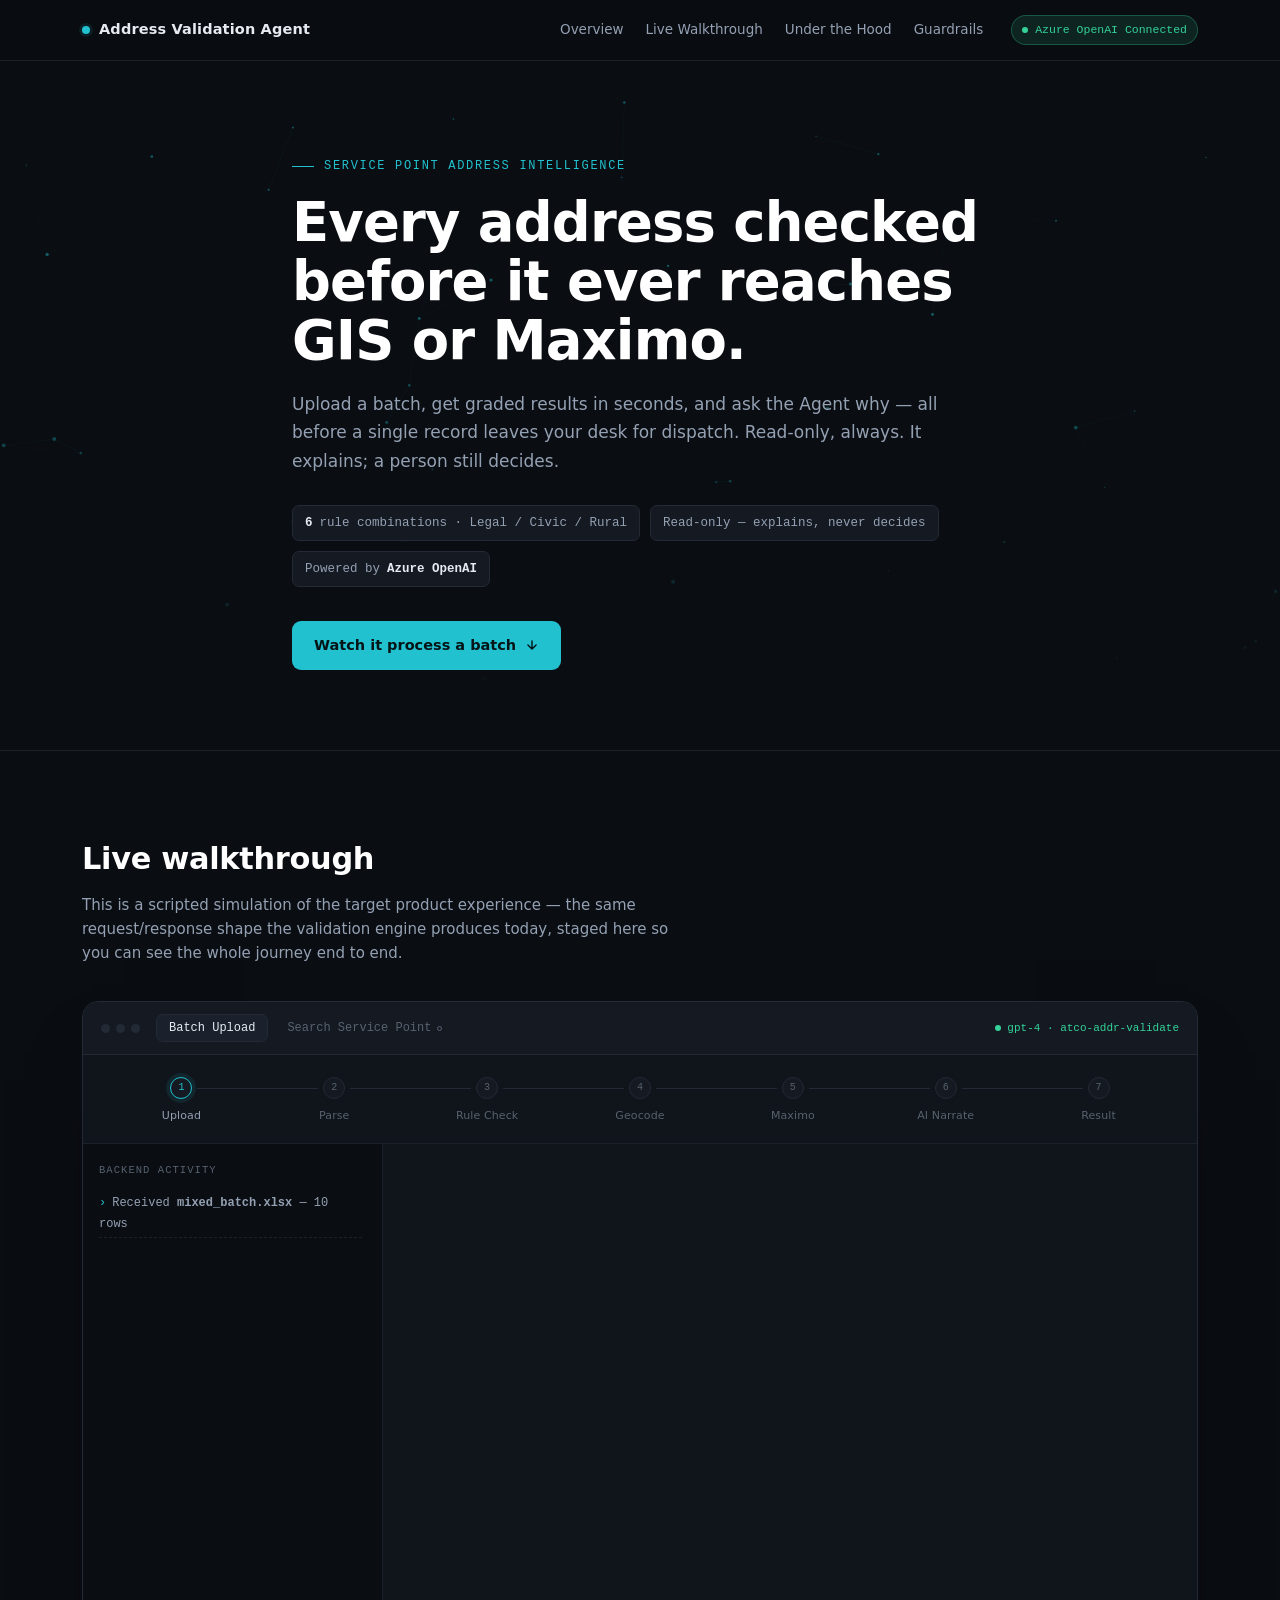
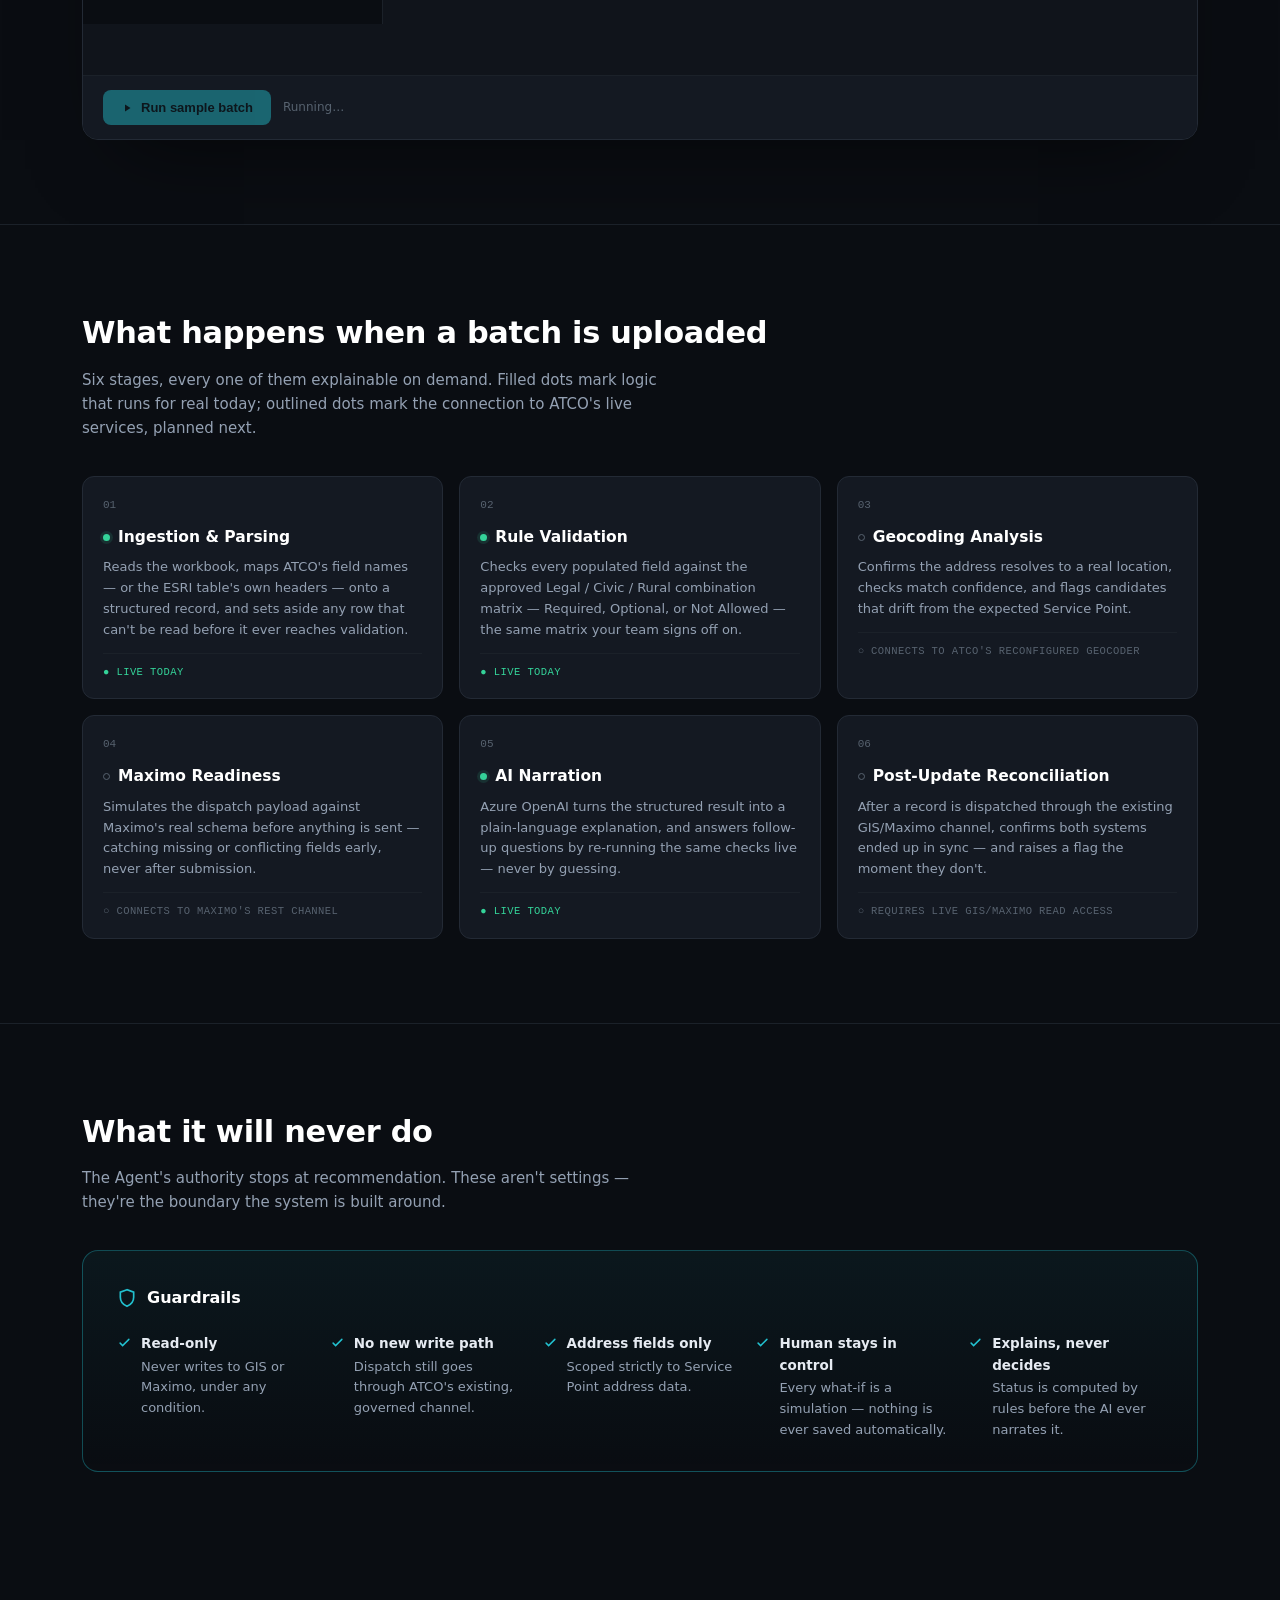
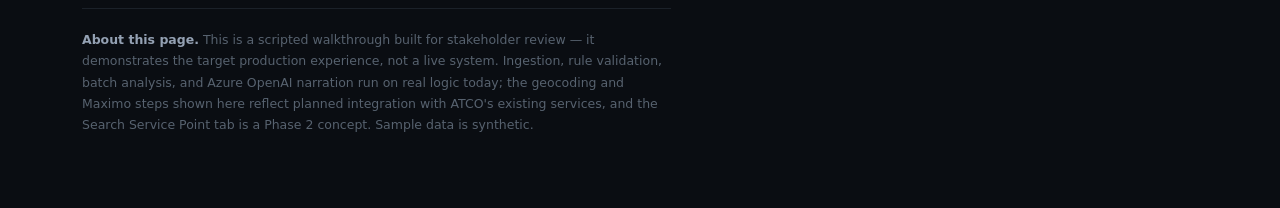
<file: PRODUCT_VISION.html>
<!DOCTYPE html>
<html lang="en">
<head>
<meta charset="UTF-8">
<meta name="viewport" content="width=device-width, initial-scale=1.0">
<title>Address Validation Agent — Product Vision Walkthrough</title>
<style>
  :root {
    --bg: #0a0d12;
    --bg-elevated: #10141b;
    --panel: #141922;
    --panel-2: #1a212c;
    --panel-3: #1f2733;
    --border: #232a35;
    --border-soft: #1b2129;
    --text: #e6ebf2;
    --text-dim: #94a1b3;
    --text-faint: #57626f;
    --accent: #22c1cf;
    --accent-dim: #0f7480;
    --accent-bg: rgba(34, 193, 207, 0.10);
    --accent-border: rgba(34, 193, 207, 0.35);
    --green: #34d399;
    --green-bg: rgba(52, 211, 153, 0.12);
    --green-border: rgba(52, 211, 153, 0.3);
    --amber: #f5b942;
    --amber-bg: rgba(245, 185, 66, 0.12);
    --amber-border: rgba(245, 185, 66, 0.3);
    --red: #f87171;
    --red-bg: rgba(248, 113, 113, 0.12);
    --red-border: rgba(248, 113, 113, 0.3);

    --font-display: 'Archivo', 'Avenir Next', 'Segoe UI Semibold', ui-sans-serif, system-ui, sans-serif;
    --font-body: -apple-system, 'Segoe UI', Roboto, ui-sans-serif, system-ui, sans-serif;
    --font-mono: ui-monospace, 'Cascadia Mono', 'SFMono-Regular', Consolas, monospace;

    font: 16px/1.6 var(--font-body);
    color: var(--text);
    background: var(--bg);
    color-scheme: dark;
  }

  * { box-sizing: border-box; }
  html { background: var(--bg); }
  body {
    margin: 0;
    background: var(--bg);
    color: var(--text);
    min-height: 100vh;
  }
  ::selection { background: var(--accent-bg); color: var(--text); }

  a { color: inherit; }

  .wrap {
    max-width: 1180px;
    margin: 0 auto;
    padding: 0 32px;
  }
  @media (max-width: 720px) {
    .wrap { padding: 0 18px; }
  }

  /* ---------- Nav ---------- */
  .nav {
    position: sticky;
    top: 0;
    z-index: 50;
    background: rgba(10, 13, 18, 0.82);
    backdrop-filter: blur(10px);
    border-bottom: 1px solid var(--border-soft);
  }
  .nav-inner {
    display: flex;
    align-items: center;
    gap: 28px;
    height: 60px;
  }
  .nav-mark {
    display: flex;
    align-items: center;
    gap: 9px;
    font-family: var(--font-display);
    font-weight: 700;
    font-size: 14.5px;
    letter-spacing: 0.01em;
    margin-right: auto;
  }
  .nav-mark .dot {
    width: 8px; height: 8px; border-radius: 50%;
    background: var(--accent);
    box-shadow: 0 0 0 3px var(--accent-bg);
  }
  .nav-links {
    display: flex;
    gap: 22px;
    font-size: 13.5px;
    color: var(--text-dim);
  }
  .nav-links a { text-decoration: none; }
  .nav-links a:hover { color: var(--text); }
  .nav-status {
    display: flex;
    align-items: center;
    gap: 7px;
    font-family: var(--font-mono);
    font-size: 11.5px;
    color: var(--green);
    border: 1px solid var(--green-border);
    background: var(--green-bg);
    padding: 5px 10px;
    border-radius: 999px;
  }
  .nav-status .pulse {
    width: 6px; height: 6px; border-radius: 50%;
    background: var(--green);
    animation: pulse 2.2s ease-in-out infinite;
  }
  @media (max-width: 720px) {
    .nav-links { display: none; }
  }

  @keyframes pulse {
    0%, 100% { opacity: 1; transform: scale(1); }
    50% { opacity: 0.4; transform: scale(0.75); }
  }

  /* ---------- Hero ---------- */
  .hero {
    position: relative;
    padding: 96px 0 80px;
    overflow: hidden;
    background: var(--bg);
    border-bottom: 1px solid var(--border-soft);
  }
  #hero-canvas {
    position: absolute;
    inset: 0;
    width: 100%;
    height: 100%;
    opacity: 0.55;
    mask-image: linear-gradient(to bottom, black 40%, transparent 95%);
  }
  .hero-inner {
    position: relative;
    z-index: 2;
    max-width: 760px;
  }
  .eyebrow {
    font-family: var(--font-mono);
    font-size: 12px;
    font-weight: 500;
    letter-spacing: 0.14em;
    text-transform: uppercase;
    color: var(--accent);
    margin: 0 0 18px;
    display: flex;
    align-items: center;
    gap: 10px;
  }
  .eyebrow::before {
    content: "";
    width: 22px; height: 1px;
    background: var(--accent);
  }
  h1 {
    font-family: var(--font-display);
    font-weight: 700;
    font-size: clamp(2.1rem, 4.4vw, 3.4rem);
    line-height: 1.08;
    letter-spacing: -0.015em;
    text-wrap: balance;
    margin: 0 0 20px;
    color: #fff;
  }
  .hero-sub {
    font-size: 17px;
    line-height: 1.65;
    color: var(--text-dim);
    max-width: 60ch;
    margin: 0 0 30px;
  }
  .hero-chips {
    display: flex;
    flex-wrap: wrap;
    gap: 10px;
    margin-bottom: 34px;
  }
  .chip {
    font-family: var(--font-mono);
    font-size: 12.5px;
    color: var(--text-dim);
    border: 1px solid var(--border);
    background: var(--panel);
    padding: 7px 12px;
    border-radius: 7px;
    display: inline-flex;
    align-items: center;
    gap: 7px;
  }
  .chip b { color: var(--text); font-weight: 600; }
  .hero-cta {
    display: inline-flex;
    align-items: center;
    gap: 9px;
    background: var(--accent);
    color: #051417;
    font-weight: 700;
    font-size: 14.5px;
    padding: 13px 22px;
    border-radius: 9px;
    text-decoration: none;
    border: none;
    cursor: pointer;
    transition: transform .15s ease, box-shadow .15s ease;
    box-shadow: 0 0 0 0 rgba(34,193,207,0);
  }
  .hero-cta:hover {
    transform: translateY(-1px);
    box-shadow: 0 8px 24px -8px rgba(34,193,207,0.55);
  }
  .hero-cta svg { width: 14px; height: 14px; }

  h2 {
    font-family: var(--font-display);
    font-weight: 700;
    font-size: clamp(1.5rem, 2.6vw, 1.9rem);
    letter-spacing: -0.01em;
    color: #fff;
    margin: 0 0 10px;
    text-wrap: balance;
  }
  .section-note {
    color: var(--text-dim);
    font-size: 15px;
    max-width: 62ch;
    margin: 0 0 36px;
    line-height: 1.6;
  }
  section.block { padding: 84px 0; background: var(--bg); border-bottom: 1px solid var(--border-soft); }

  /* ---------- Simulation panel ---------- */
  .sim-frame {
    border: 1px solid var(--border);
    border-radius: 16px;
    background: var(--bg-elevated);
    overflow: hidden;
    box-shadow: 0 40px 80px -40px rgba(0,0,0,0.6);
  }
  .sim-chrome {
    display: flex;
    align-items: center;
    gap: 12px;
    padding: 12px 18px;
    background: var(--panel);
    border-bottom: 1px solid var(--border);
  }
  .sim-chrome .traffic { display: flex; gap: 6px; }
  .sim-chrome .traffic span { width: 9px; height: 9px; border-radius: 50%; background: var(--border); }
  .sim-tabs { display: flex; gap: 6px; margin-left: 4px; }
  .sim-tab {
    font-family: var(--font-mono);
    font-size: 12px;
    padding: 6px 12px;
    border-radius: 7px;
    color: var(--text-faint);
    background: transparent;
    border: 1px solid transparent;
    cursor: pointer;
  }
  .sim-tab.active {
    color: var(--text);
    background: var(--panel-2);
    border-color: var(--border);
  }
  .sim-tab .planned-dot {
    display: inline-block;
    width: 5px; height: 5px; border-radius: 50%;
    border: 1px solid var(--text-faint);
    margin-left: 6px;
  }
  .sim-status {
    margin-left: auto;
    font-family: var(--font-mono);
    font-size: 11px;
    color: var(--green);
    display: flex;
    align-items: center;
    gap: 6px;
  }
  .sim-status .pulse {
    width: 6px; height: 6px; border-radius: 50%; background: var(--green);
    animation: pulse 2.2s ease-in-out infinite;
  }

  .sim-body { position: relative; min-height: 620px; }
  .sim-pane { display: none; }
  .sim-pane.active { display: block; }

  /* --- Batch upload pane --- */
  .stepper {
    display: grid;
    grid-template-columns: repeat(7, 1fr);
    gap: 0;
    padding: 22px 22px 18px;
    border-bottom: 1px solid var(--border-soft);
  }
  .step {
    display: flex;
    flex-direction: column;
    align-items: center;
    gap: 8px;
    position: relative;
    text-align: center;
  }
  .step:not(:last-child)::after {
    content: "";
    position: absolute;
    top: 11px;
    left: calc(50% + 16px);
    width: calc(100% - 32px);
    height: 1px;
    background: var(--border);
  }
  .step.complete:not(:last-child)::after { background: var(--accent-dim); }
  .step-dot {
    width: 22px; height: 22px;
    border-radius: 50%;
    border: 1.5px solid var(--border);
    display: flex; align-items: center; justify-content: center;
    background: var(--panel);
    font-family: var(--font-mono);
    font-size: 10px;
    color: var(--text-faint);
    z-index: 1;
    transition: all .25s ease;
  }
  .step.active .step-dot {
    border-color: var(--accent);
    color: var(--accent);
    box-shadow: 0 0 0 4px var(--accent-bg);
  }
  .step.complete .step-dot {
    border-color: var(--accent-dim);
    background: var(--accent-dim);
    color: #06171a;
  }
  .step-label {
    font-size: 11px;
    color: var(--text-faint);
    letter-spacing: 0.01em;
  }
  .step.active .step-label, .step.complete .step-label { color: var(--text-dim); }
  @media (max-width: 780px) {
    .stepper { grid-template-columns: repeat(4, 1fr); row-gap: 20px; }
    .step:nth-child(4)::after { display: none; }
  }

  .sim-columns {
    display: grid;
    grid-template-columns: 300px 1fr;
    min-height: 480px;
  }
  @media (max-width: 860px) {
    .sim-columns { grid-template-columns: 1fr; }
  }

  .log-panel {
    border-right: 1px solid var(--border-soft);
    padding: 16px 16px 16px;
    background: var(--bg);
    display: flex;
    flex-direction: column;
    min-height: 0;
  }
  .log-title {
    font-family: var(--font-mono);
    font-size: 10.5px;
    text-transform: uppercase;
    letter-spacing: 0.1em;
    color: var(--text-faint);
    margin: 2px 0 12px;
  }
  .log-feed {
    font-family: var(--font-mono);
    font-size: 12px;
    line-height: 1.75;
    color: var(--text-dim);
    overflow-y: auto;
    max-height: 460px;
    padding-right: 4px;
  }
  .log-feed .line {
    opacity: 0;
    transform: translateY(4px);
    animation: rise .35s ease forwards;
    padding: 2px 0;
    border-bottom: 1px dashed var(--border-soft);
  }
  .log-feed .line .tag {
    color: var(--accent);
    margin-right: 6px;
  }
  .log-feed .line.red .tag { color: var(--red); }
  .log-feed .line.amber .tag { color: var(--amber); }
  .log-feed .line.green .tag { color: var(--green); }
  @keyframes rise { to { opacity: 1; transform: translateY(0); } }

  .chat-panel {
    display: flex;
    flex-direction: column;
    min-height: 0;
  }
  .chat-scroll {
    flex: 1;
    overflow-y: auto;
    max-height: 480px;
    padding: 18px 20px;
    display: flex;
    flex-direction: column;
    gap: 14px;
  }
  .msg-row { display: flex; width: 100%; }
  .msg-row.user { justify-content: flex-end; }
  .msg-row.bot { justify-content: flex-start; }
  .bubble {
    max-width: 92%;
    padding: 12px 15px;
    border-radius: 12px;
    font-size: 13.5px;
    line-height: 1.6;
    white-space: pre-wrap;
    opacity: 0;
    transform: translateY(6px);
    animation: rise .35s ease forwards;
  }
  .bubble.user {
    background: var(--accent);
    color: #051417;
    border-bottom-right-radius: 3px;
    font-weight: 500;
  }
  .bubble.bot {
    background: var(--panel-2);
    border: 1px solid var(--border);
    color: var(--text);
    border-bottom-left-radius: 3px;
  }
  .bubble .file-chip {
    font-size: 12px; opacity: 0.85; margin-bottom: 5px;
  }
  .badge {
    display: inline-flex;
    align-items: center;
    gap: 5px;
    font-family: var(--font-mono);
    font-size: 10.5px;
    font-weight: 600;
    letter-spacing: 0.02em;
    text-transform: uppercase;
    padding: 3px 8px;
    border-radius: 999px;
    margin-bottom: 8px;
  }
  .badge.azure { background: var(--green-bg); color: var(--green); border: 1px solid var(--green-border); }
  .badge.tool { background: var(--accent-bg); color: var(--accent); border: 1px solid var(--accent-border); }

  .record-card {
    margin-top: 10px;
    border: 1px solid var(--border);
    border-radius: 9px;
    padding: 10px 12px;
    background: var(--bg);
    font-size: 12.5px;
  }
  .record-card .rc-top {
    display: flex; align-items: center; gap: 8px; margin-bottom: 6px;
  }
  .status-pill {
    font-family: var(--font-mono);
    font-size: 10.5px;
    font-weight: 700;
    padding: 2px 8px;
    border-radius: 999px;
    text-transform: uppercase;
  }
  .status-pill.red { background: var(--red-bg); color: var(--red); border: 1px solid var(--red-border); }
  .status-pill.green { background: var(--green-bg); color: var(--green); border: 1px solid var(--green-border); }
  .status-pill.amber { background: var(--amber-bg); color: var(--amber); border: 1px solid var(--amber-border); }
  .rc-row { font-weight: 600; }
  .rc-combo { margin-left: auto; color: var(--text-faint); font-family: var(--font-mono); font-size: 11px; }
  .rc-reason { color: var(--text-dim); }
  .rc-whatif { color: var(--accent); font-size: 11.5px; margin-top: 6px; font-family: var(--font-mono); }

  .typing-indicator {
    display: inline-flex; gap: 4px; padding: 4px 0;
  }
  .typing-indicator span {
    width: 5px; height: 5px; border-radius: 50%;
    background: var(--text-faint);
    animation: bounce 1.1s infinite ease-in-out;
  }
  .typing-indicator span:nth-child(2) { animation-delay: .15s; }
  .typing-indicator span:nth-child(3) { animation-delay: .3s; }
  @keyframes bounce { 0%, 60%, 100% { transform: translateY(0); opacity: .5; } 30% { transform: translateY(-4px); opacity: 1; } }

  .sim-controls {
    display: flex;
    align-items: center;
    gap: 12px;
    padding: 14px 20px;
    border-top: 1px solid var(--border-soft);
    background: var(--panel);
  }
  .run-btn {
    display: inline-flex;
    align-items: center;
    gap: 8px;
    background: var(--accent);
    color: #051417;
    font-weight: 700;
    font-size: 13px;
    padding: 10px 18px;
    border-radius: 8px;
    border: none;
    cursor: pointer;
  }
  .run-btn:disabled { opacity: 0.45; cursor: default; }
  .run-btn svg { width: 12px; height: 12px; }
  .sim-controls .hint {
    font-size: 12px;
    color: var(--text-faint);
  }

  /* --- Search pane (planned teaser) --- */
  .search-pane { padding: 0; }
  .search-teaser {
    position: relative;
    min-height: 560px;
    display: flex;
    align-items: center;
    justify-content: center;
    overflow: hidden;
  }
  #map-canvas { position: absolute; inset: 0; width: 100%; height: 100%; opacity: 0.5; }
  .search-teaser-card {
    position: relative;
    z-index: 2;
    background: rgba(20, 25, 34, 0.92);
    border: 1px solid var(--border);
    border-radius: 14px;
    padding: 30px 34px;
    max-width: 460px;
    text-align: center;
    backdrop-filter: blur(6px);
  }
  .phase-tag {
    display: inline-block;
    font-family: var(--font-mono);
    font-size: 10.5px;
    letter-spacing: 0.08em;
    text-transform: uppercase;
    color: var(--text-dim);
    border: 1px solid var(--border);
    padding: 4px 10px;
    border-radius: 999px;
    margin-bottom: 14px;
  }
  .search-teaser-card h3 {
    font-family: var(--font-display);
    font-size: 18px;
    margin: 0 0 10px;
    color: #fff;
  }
  .search-teaser-card p {
    font-size: 13.5px;
    color: var(--text-dim);
    line-height: 1.6;
    margin: 0 0 18px;
  }
  .fake-search-bar {
    display: flex;
    align-items: center;
    gap: 8px;
    border: 1px solid var(--border);
    background: var(--bg);
    border-radius: 8px;
    padding: 9px 12px;
    font-size: 12.5px;
    color: var(--text-faint);
    font-family: var(--font-mono);
  }

  /* ---------- Pipeline cards ---------- */
  .pipeline-grid {
    display: grid;
    grid-template-columns: repeat(3, 1fr);
    gap: 16px;
  }
  @media (max-width: 900px) { .pipeline-grid { grid-template-columns: repeat(2, 1fr); } }
  @media (max-width: 600px) { .pipeline-grid { grid-template-columns: 1fr; } }

  .pipe-card {
    border: 1px solid var(--border);
    background: var(--panel);
    border-radius: 12px;
    padding: 20px 20px 18px;
    position: relative;
  }
  .pipe-num {
    font-family: var(--font-mono);
    font-size: 11px;
    color: var(--text-faint);
    margin-bottom: 10px;
  }
  .pipe-card h4 {
    font-family: var(--font-display);
    font-size: 15.5px;
    margin: 0 0 8px;
    color: #fff;
    display: flex;
    align-items: center;
    gap: 8px;
  }
  .status-dot {
    width: 7px; height: 7px; border-radius: 50%;
    flex: none;
  }
  .status-dot.live { background: var(--green); box-shadow: 0 0 0 3px var(--green-bg); }
  .status-dot.planned { border: 1.5px solid var(--text-faint); background: transparent; }
  .pipe-card p { font-size: 13px; color: var(--text-dim); line-height: 1.6; margin: 0 0 12px; }
  .pipe-foot {
    font-family: var(--font-mono);
    font-size: 10.5px;
    letter-spacing: 0.04em;
    text-transform: uppercase;
    color: var(--text-faint);
    border-top: 1px solid var(--border-soft);
    padding-top: 10px;
  }
  .pipe-foot.live-text { color: var(--green); }

  /* ---------- Guardrails ---------- */
  .guard-band {
    border: 1px solid var(--accent-border);
    background: linear-gradient(180deg, rgba(34,193,207,0.06), transparent);
    border-radius: 16px;
    padding: 34px 34px 30px;
  }
  .guard-head {
    display: flex; align-items: center; gap: 10px;
    margin-bottom: 22px;
  }
  .guard-head svg { width: 20px; height: 20px; color: var(--accent); }
  .guard-head h3 {
    font-family: var(--font-display);
    font-size: 16px;
    margin: 0;
    color: #fff;
  }
  .guard-list {
    display: grid;
    grid-template-columns: repeat(5, 1fr);
    gap: 18px;
    list-style: none;
    margin: 0; padding: 0;
  }
  @media (max-width: 900px) { .guard-list { grid-template-columns: repeat(2, 1fr); } }
  @media (max-width: 520px) { .guard-list { grid-template-columns: 1fr; } }
  .guard-list li {
    font-size: 13px;
    color: var(--text-dim);
    display: flex;
    gap: 9px;
  }
  .guard-list li svg {
    width: 15px; height: 15px; flex: none; margin-top: 2px; color: var(--accent);
  }
  .guard-list li b { display: block; color: var(--text); font-size: 13.5px; margin-bottom: 2px; }

  footer {
    padding: 40px 0 60px;
    background: var(--bg);
  }
  .disclaimer {
    font-size: 12.5px;
    color: var(--text-faint);
    line-height: 1.7;
    max-width: 74ch;
    border-top: 1px solid var(--border-soft);
    padding-top: 20px;
  }
  .disclaimer b { color: var(--text-dim); }
</style>
</head>
<body>

<div class="nav">
  <div class="wrap nav-inner">
    <div class="nav-mark"><span class="dot"></span>Address Validation Agent</div>
    <div class="nav-links">
      <a href="#overview">Overview</a>
      <a href="#walkthrough">Live Walkthrough</a>
      <a href="#pipeline">Under the Hood</a>
      <a href="#guardrails">Guardrails</a>
    </div>
    <div class="nav-status"><span class="pulse"></span>Azure OpenAI Connected</div>
  </div>
</div>

<section class="hero" id="overview">
  <canvas id="hero-canvas"></canvas>
  <div class="wrap hero-inner">
    <p class="eyebrow">Service Point Address Intelligence</p>
    <h1>Every address checked before it ever reaches GIS or Maximo.</h1>
    <p class="hero-sub">Upload a batch, get graded results in seconds, and ask the Agent why — all before a single record leaves your desk for dispatch. Read-only, always. It explains; a person still decides.</p>
    <div class="hero-chips">
      <span class="chip"><b>6</b> rule combinations · Legal / Civic / Rural</span>
      <span class="chip">Read-only — explains, never decides</span>
      <span class="chip">Powered by <b>Azure OpenAI</b></span>
    </div>
    <a class="hero-cta" href="#walkthrough">
      Watch it process a batch
      <svg viewBox="0 0 24 24" fill="none" stroke="currentColor" stroke-width="2.4" stroke-linecap="round"><path d="M12 5v14M5 12l7 7 7-7"/></svg>
    </a>
  </div>
</section>

<section class="block" id="walkthrough">
  <div class="wrap">
    <h2>Live walkthrough</h2>
    <p class="section-note">This is a scripted simulation of the target product experience — the same request/response shape the validation engine produces today, staged here so you can see the whole journey end to end.</p>

    <div class="sim-frame">
      <div class="sim-chrome">
        <div class="traffic"><span></span><span></span><span></span></div>
        <div class="sim-tabs">
          <button class="sim-tab active" data-tab="upload">Batch Upload</button>
          <button class="sim-tab" data-tab="search">Search Service Point<span class="planned-dot"></span></button>
        </div>
        <div class="sim-status"><span class="pulse"></span>gpt-4 · atco-addr-validate</div>
      </div>

      <div class="sim-body">

        <div class="sim-pane active" data-pane="upload">
          <div class="stepper" id="stepper">
            <div class="step" data-step="upload"><div class="step-dot">1</div><div class="step-label">Upload</div></div>
            <div class="step" data-step="parse"><div class="step-dot">2</div><div class="step-label">Parse</div></div>
            <div class="step" data-step="rules"><div class="step-dot">3</div><div class="step-label">Rule Check</div></div>
            <div class="step" data-step="geocode"><div class="step-dot">4</div><div class="step-label">Geocode</div></div>
            <div class="step" data-step="maximo"><div class="step-dot">5</div><div class="step-label">Maximo</div></div>
            <div class="step" data-step="narrate"><div class="step-dot">6</div><div class="step-label">AI Narrate</div></div>
            <div class="step" data-step="done"><div class="step-dot">7</div><div class="step-label">Result</div></div>
          </div>

          <div class="sim-columns">
            <div class="log-panel">
              <div class="log-title">Backend activity</div>
              <div class="log-feed" id="logFeed"></div>
            </div>
            <div class="chat-panel">
              <div class="chat-scroll" id="chatScroll"></div>
            </div>
          </div>
        </div>

        <div class="sim-pane" data-pane="search">
          <div class="search-teaser">
            <canvas id="map-canvas"></canvas>
            <div class="search-teaser-card">
              <span class="phase-tag">Planned — Phase 2</span>
              <h3>Search-driven, single-record validation</h3>
              <p>Locate a Service Point by Distributor Site ID, Service Point Key, ObjectID, or a click on the map — embedded directly in ArcGIS Experience Builder, validating one record at a time instead of a batch.</p>
              <div class="fake-search-bar">
                <svg width="14" height="14" viewBox="0 0 24 24" fill="none" stroke="currentColor" stroke-width="2.2"><circle cx="11" cy="11" r="7"/><path d="m21 21-4.3-4.3"/></svg>
                Search by DS ID, SP Key, or ObjectID…
              </div>
            </div>
          </div>
        </div>

      </div>

      <div class="sim-controls">
        <button class="run-btn" id="runBtn">
          <svg viewBox="0 0 24 24" fill="currentColor"><path d="M8 5v14l11-7z"/></svg>
          Run sample batch
        </button>
        <span class="hint" id="simHint">mixed_batch.xlsx · 10 synthetic records · replayable</span>
      </div>
    </div>
  </div>
</section>

<section class="block" id="pipeline">
  <div class="wrap">
    <h2>What happens when a batch is uploaded</h2>
    <p class="section-note">Six stages, every one of them explainable on demand. Filled dots mark logic that runs for real today; outlined dots mark the connection to ATCO's live services, planned next.</p>
    <div class="pipeline-grid">

      <div class="pipe-card">
        <div class="pipe-num">01</div>
        <h4><span class="status-dot live"></span>Ingestion &amp; Parsing</h4>
        <p>Reads the workbook, maps ATCO's field names — or the ESRI table's own headers — onto a structured record, and sets aside any row that can't be read before it ever reaches validation.</p>
        <div class="pipe-foot live-text">● Live today</div>
      </div>

      <div class="pipe-card">
        <div class="pipe-num">02</div>
        <h4><span class="status-dot live"></span>Rule Validation</h4>
        <p>Checks every populated field against the approved Legal / Civic / Rural combination matrix — Required, Optional, or Not Allowed — the same matrix your team signs off on.</p>
        <div class="pipe-foot live-text">● Live today</div>
      </div>

      <div class="pipe-card">
        <div class="pipe-num">03</div>
        <h4><span class="status-dot planned"></span>Geocoding Analysis</h4>
        <p>Confirms the address resolves to a real location, checks match confidence, and flags candidates that drift from the expected Service Point.</p>
        <div class="pipe-foot">○ Connects to ATCO's reconfigured geocoder</div>
      </div>

      <div class="pipe-card">
        <div class="pipe-num">04</div>
        <h4><span class="status-dot planned"></span>Maximo Readiness</h4>
        <p>Simulates the dispatch payload against Maximo's real schema before anything is sent — catching missing or conflicting fields early, never after submission.</p>
        <div class="pipe-foot">○ Connects to Maximo's REST channel</div>
      </div>

      <div class="pipe-card">
        <div class="pipe-num">05</div>
        <h4><span class="status-dot live"></span>AI Narration</h4>
        <p>Azure OpenAI turns the structured result into a plain-language explanation, and answers follow-up questions by re-running the same checks live — never by guessing.</p>
        <div class="pipe-foot live-text">● Live today</div>
      </div>

      <div class="pipe-card">
        <div class="pipe-num">06</div>
        <h4><span class="status-dot planned"></span>Post-Update Reconciliation</h4>
        <p>After a record is dispatched through the existing GIS/Maximo channel, confirms both systems ended up in sync — and raises a flag the moment they don't.</p>
        <div class="pipe-foot">○ Requires live GIS/Maximo read access</div>
      </div>

    </div>
  </div>
</section>

<section class="block" style="border-bottom:none;" id="guardrails">
  <div class="wrap">
    <h2>What it will never do</h2>
    <p class="section-note">The Agent's authority stops at recommendation. These aren't settings — they're the boundary the system is built around.</p>

    <div class="guard-band">
      <div class="guard-head">
        <svg viewBox="0 0 24 24" fill="none" stroke="currentColor" stroke-width="2"><path d="M12 2 4 5v6c0 5 3.5 9 8 11 4.5-2 8-6 8-11V5z"/></svg>
        <h3>Guardrails</h3>
      </div>
      <ul class="guard-list">
        <li><svg viewBox="0 0 24 24" fill="none" stroke="currentColor" stroke-width="2.4" stroke-linecap="round"><path d="m5 13 4 4L19 7"/></svg><div><b>Read-only</b>Never writes to GIS or Maximo, under any condition.</div></li>
        <li><svg viewBox="0 0 24 24" fill="none" stroke="currentColor" stroke-width="2.4" stroke-linecap="round"><path d="m5 13 4 4L19 7"/></svg><div><b>No new write path</b>Dispatch still goes through ATCO's existing, governed channel.</div></li>
        <li><svg viewBox="0 0 24 24" fill="none" stroke="currentColor" stroke-width="2.4" stroke-linecap="round"><path d="m5 13 4 4L19 7"/></svg><div><b>Address fields only</b>Scoped strictly to Service Point address data.</div></li>
        <li><svg viewBox="0 0 24 24" fill="none" stroke="currentColor" stroke-width="2.4" stroke-linecap="round"><path d="m5 13 4 4L19 7"/></svg><div><b>Human stays in control</b>Every what-if is a simulation — nothing is ever saved automatically.</div></li>
        <li><svg viewBox="0 0 24 24" fill="none" stroke="currentColor" stroke-width="2.4" stroke-linecap="round"><path d="m5 13 4 4L19 7"/></svg><div><b>Explains, never decides</b>Status is computed by rules before the AI ever narrates it.</div></li>
      </ul>
    </div>
  </div>
</section>

<footer>
  <div class="wrap">
    <p class="disclaimer"><b>About this page.</b> This is a scripted walkthrough built for stakeholder review — it demonstrates the target production experience, not a live system. Ingestion, rule validation, batch analysis, and Azure OpenAI narration run on real logic today; the geocoding and Maximo steps shown here reflect planned integration with ATCO's existing services, and the Search Service Point tab is a Phase 2 concept. Sample data is synthetic.</p>
  </div>
</footer>

<script>
(function () {
  "use strict";
  var reduceMotion = window.matchMedia && window.matchMedia('(prefers-reduced-motion: reduce)').matches;

  /* ---------------- Hero canvas: drifting geodetic network ---------------- */
  function initNetworkCanvas(canvas, opts) {
    if (!canvas) return;
    var ctx = canvas.getContext('2d');
    var dpr = Math.min(window.devicePixelRatio || 1, 2);
    var w, h, nodes = [];
    var count = opts.count || 46;
    var linkDist = opts.linkDist || 130;
    var color = opts.color || '34,193,207';

    function resize() {
      w = canvas.clientWidth; h = canvas.clientHeight;
      canvas.width = w * dpr; canvas.height = h * dpr;
      ctx.setTransform(dpr, 0, 0, dpr, 0, 0);
    }
    function seed() {
      nodes = [];
      for (var i = 0; i < count; i++) {
        nodes.push({
          x: Math.random() * w,
          y: Math.random() * h,
          vx: (Math.random() - 0.5) * 0.18,
          vy: (Math.random() - 0.5) * 0.18,
          r: Math.random() * 1.4 + 0.6
        });
      }
    }
    function step() {
      ctx.clearRect(0, 0, w, h);
      for (var i = 0; i < nodes.length; i++) {
        var n = nodes[i];
        if (!reduceMotion) {
          n.x += n.vx; n.y += n.vy;
          if (n.x < 0 || n.x > w) n.vx *= -1;
          if (n.y < 0 || n.y > h) n.vy *= -1;
        }
      }
      for (var i = 0; i < nodes.length; i++) {
        for (var j = i + 1; j < nodes.length; j++) {
          var a = nodes[i], b = nodes[j];
          var dx = a.x - b.x, dy = a.y - b.y;
          var d = Math.sqrt(dx * dx + dy * dy);
          if (d < linkDist) {
            ctx.strokeStyle = 'rgba(' + color + ',' + (0.16 * (1 - d / linkDist)) + ')';
            ctx.lineWidth = 1;
            ctx.beginPath();
            ctx.moveTo(a.x, a.y); ctx.lineTo(b.x, b.y);
            ctx.stroke();
          }
        }
      }
      for (var i = 0; i < nodes.length; i++) {
        var n = nodes[i];
        ctx.fillStyle = 'rgba(' + color + ',0.75)';
        ctx.beginPath();
        ctx.arc(n.x, n.y, n.r, 0, Math.PI * 2);
        ctx.fill();
      }
      if (!reduceMotion) requestAnimationFrame(step);
    }
    resize(); seed(); step();
    window.addEventListener('resize', function () { resize(); seed(); if (reduceMotion) step(); });
  }
  initNetworkCanvas(document.getElementById('hero-canvas'), { count: 52, linkDist: 130, color: '34,193,207' });
  initNetworkCanvas(document.getElementById('map-canvas'), { count: 30, linkDist: 100, color: '148,161,179' });

  /* ---------------- Tabs ---------------- */
  var tabs = document.querySelectorAll('.sim-tab');
  var panes = document.querySelectorAll('.sim-pane');
  tabs.forEach(function (tab) {
    tab.addEventListener('click', function () {
      tabs.forEach(function (t) { t.classList.remove('active'); });
      panes.forEach(function (p) { p.classList.remove('active'); });
      tab.classList.add('active');
      document.querySelector('.sim-pane[data-pane="' + tab.dataset.tab + '"]').classList.add('active');
    });
  });

  /* ---------------- Simulation script ---------------- */
  var logFeed = document.getElementById('logFeed');
  var chatScroll = document.getElementById('chatScroll');
  var runBtn = document.getElementById('runBtn');
  var simHint = document.getElementById('simHint');
  var stepEls = {};
  document.querySelectorAll('#stepper .step').forEach(function (el) { stepEls[el.dataset.step] = el; });

  function sleep(ms) { return new Promise(function (res) { setTimeout(res, reduceMotion ? Math.min(ms, 40) : ms); }); }

  function setStep(name, state) {
    var order = ['upload', 'parse', 'rules', 'geocode', 'maximo', 'narrate', 'done'];
    var idx = order.indexOf(name);
    for (var i = 0; i < idx; i++) {
      stepEls[order[i]].classList.remove('active');
      stepEls[order[i]].classList.add('complete');
    }
    stepEls[name].classList.remove('complete');
    stepEls[name].classList.add(state === 'complete' ? 'complete' : 'active');
  }

  function addLog(text, cls) {
    var line = document.createElement('div');
    line.className = 'line' + (cls ? ' ' + cls : '');
    line.innerHTML = '<span class="tag">›</span>' + text;
    logFeed.appendChild(line);
    logFeed.scrollTop = logFeed.scrollHeight;
  }

  function addBubble(role, html) {
    var row = document.createElement('div');
    row.className = 'msg-row ' + role;
    var b = document.createElement('div');
    b.className = 'bubble ' + role;
    b.innerHTML = html;
    row.appendChild(b);
    chatScroll.appendChild(row);
    chatScroll.scrollTop = chatScroll.scrollHeight;
    return b;
  }

  function addTyping() {
    var row = document.createElement('div');
    row.className = 'msg-row bot';
    row.id = 'typingRow';
    row.innerHTML = '<div class="bubble bot"><div class="typing-indicator"><span></span><span></span><span></span></div></div>';
    chatScroll.appendChild(row);
    chatScroll.scrollTop = chatScroll.scrollHeight;
  }
  function removeTyping() {
    var t = document.getElementById('typingRow');
    if (t) t.remove();
  }

  function resetSim() {
    logFeed.innerHTML = '';
    chatScroll.innerHTML = '';
    Object.keys(stepEls).forEach(function (k) {
      stepEls[k].classList.remove('active', 'complete');
    });
  }

  var hasRun = false;

  async function runSimulation() {
    if (runBtn.disabled) return;
    runBtn.disabled = true;
    simHint.textContent = 'Running…';
    resetSim();

    setStep('upload', 'active');
    addLog('Received <b>mixed_batch.xlsx</b> — 10 rows', null);
    await sleep(1100);
    addBubble('user', '<div class="file-chip">📎 mixed_batch.xlsx</div>Please validate this batch.');
    await sleep(1400);

    setStep('parse', 'active');
    addLog('Mapping columns → BulkAddressCsvRow · 10/10 rows parsed', null);
    await sleep(1300);

    setStep('rules', 'active');
    addLog('Row 1 UrbanStreet — all required fields present', 'green');
    await sleep(800);
    addLog('Row 2 UrbanStreet — streetName REQUIRED but missing', 'red');
    await sleep(800);
    addLog('Row 4 LLD_ATS_LSD — cityTownName NOT ALLOWED but populated', 'red');
    await sleep(800);
    addLog('…6 more rows checked against the rule matrix', null);
    await sleep(1100);

    setStep('geocode', 'active');
    addLog('Row 6 — confidence 0.70, alternate candidates found', 'amber');
    await sleep(800);
    addLog('Row 8 — geocoder returned no candidate match', 'red');
    await sleep(1100);

    setStep('maximo', 'active');
    addLog('Row 9 — missing required linking field distributionSiteId', 'red');
    await sleep(800);
    addLog('Row 10 — payload conflicts with an existing record schema', 'red');
    await sleep(1200);

    setStep('narrate', 'active');
    addLog('Azure OpenAI drafting explanations for 7 flagged rows…', null);
    await sleep(1600);

    setStep('done', 'complete');
    addLog('Batch complete — 3 ready · 2 needs review · 5 blocked', null);
    await sleep(1000);

    addBubble('bot',
      '<div class="badge azure">● Azure OpenAI</div>' +
      'Processed <b>10</b> records from this upload:\n' +
      '🟢 3 ready&nbsp;&nbsp;&nbsp;🟠 2 needs review&nbsp;&nbsp;&nbsp;🔴 5 blocked\n\n' +
      'Records needing attention:\n' +
      '🔴 Row 2 — streetName is required for UrbanStreet\n' +
      '🔴 Row 9 — Maximo payload missing distributionSiteId\n' +
      '…and 5 more, see details below.' +
      '<div class="record-card"><div class="rc-top"><span class="status-pill red">Blocked</span><span class="rc-row">Row 9 · SPK-3009</span><span class="rc-combo">UrbanStreet</span></div><div class="rc-reason">Maximo payload is missing required linking field \'distributionSiteId\'.</div></div>'
    );
    await sleep(2000);

    addBubble('user', 'why is row 9 red?');
    addTyping();
    await sleep(1600);
    removeTyping();
    addBubble('bot',
      '<div class="badge azure">● Azure OpenAI</div>' +
      'Row 9 is blocked because the Maximo payload is missing a required linking field — distributionSiteId. Everything else on the record checks out.'
    );
    await sleep(2000);

    addBubble('user', 'if I set distributionSiteId to DSID-3009, would it pass?');
    addTyping();
    await sleep(1500);
    removeTyping();
    addBubble('bot', '<div class="badge tool">🔧 calling recheck_record(rowId: 9, distributionSiteId: "DSID-3009")</div>Running the full pipeline against that hypothetical value…');
    await sleep(1800);

    addBubble('bot',
      '<div class="badge azure">● Azure OpenAI</div>' +
      'Yes — with that value, row 9 would validate as GREEN. This is a what-if check only; nothing has been saved.' +
      '<div class="record-card"><div class="rc-top"><span class="status-pill green">Ready</span><span class="rc-row">Row 9 · SPK-3009</span><span class="rc-combo">UrbanStreet</span></div><div class="rc-whatif">what-if: distributionSiteId = "DSID-3009"</div></div>'
    );

    runBtn.disabled = false;
    simHint.textContent = 'mixed_batch.xlsx · 10 synthetic records · replayable';
    hasRun = true;
  }

  runBtn.addEventListener('click', runSimulation);

  var observer = new IntersectionObserver(function (entries) {
    entries.forEach(function (entry) {
      if (entry.isIntersecting && !hasRun) {
        hasRun = true;
        runSimulation();
        observer.disconnect();
      }
    });
  }, { threshold: 0.5 });
  var simFrame = document.querySelector('.sim-frame');
  if (simFrame) observer.observe(simFrame);
})();
</script>
</body>
</html>
</file>
